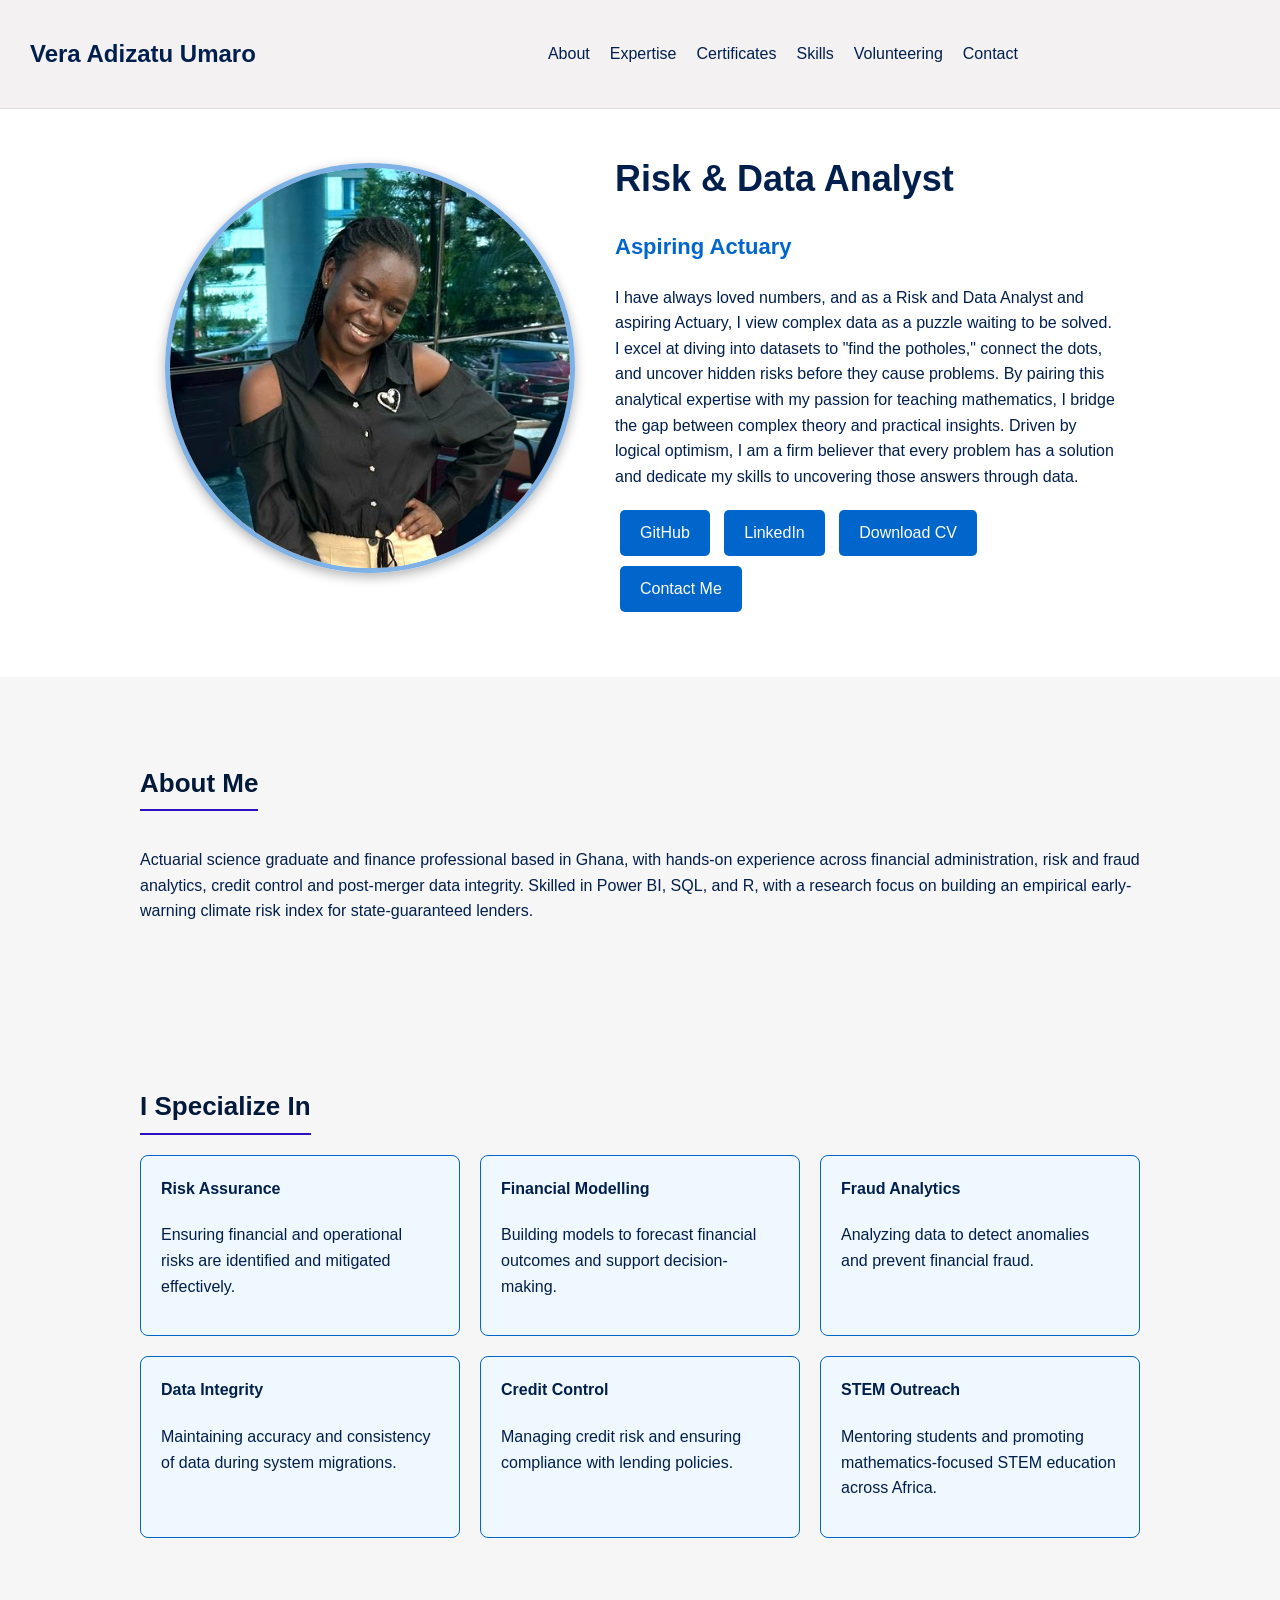
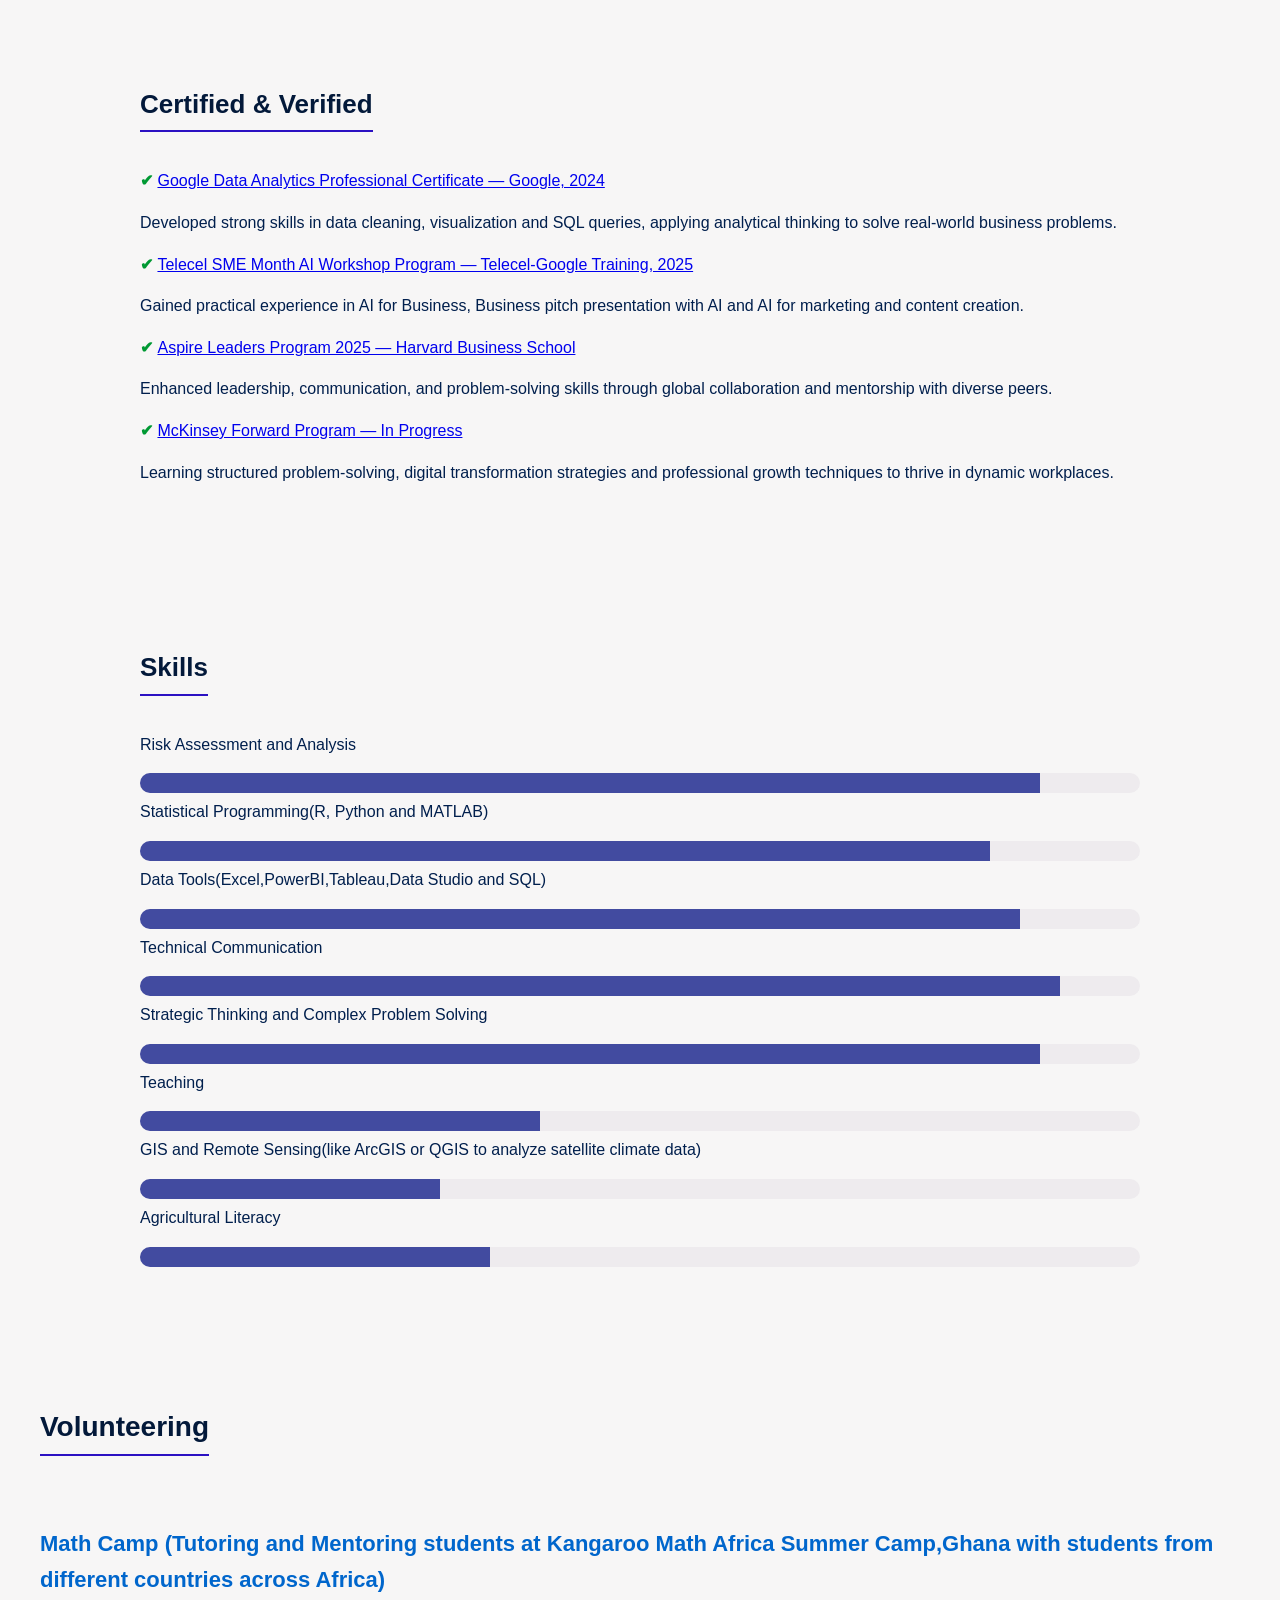
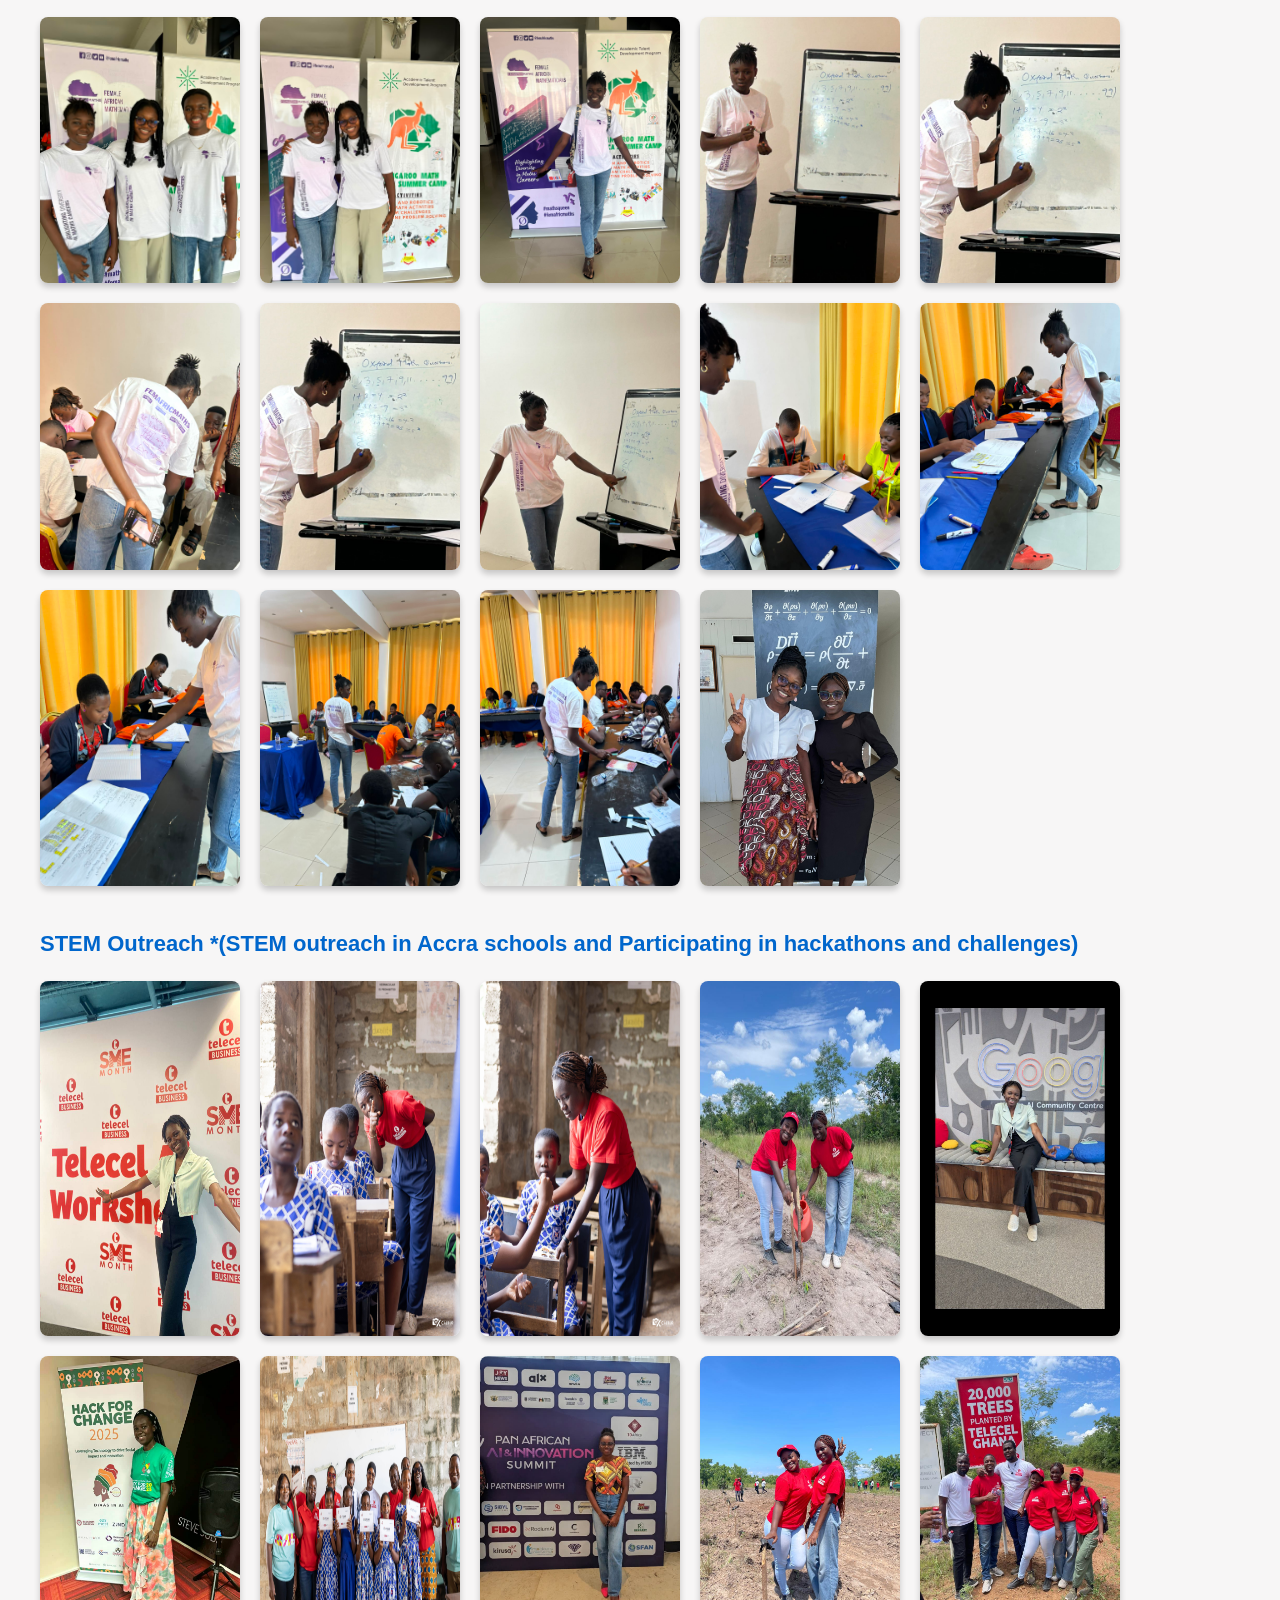
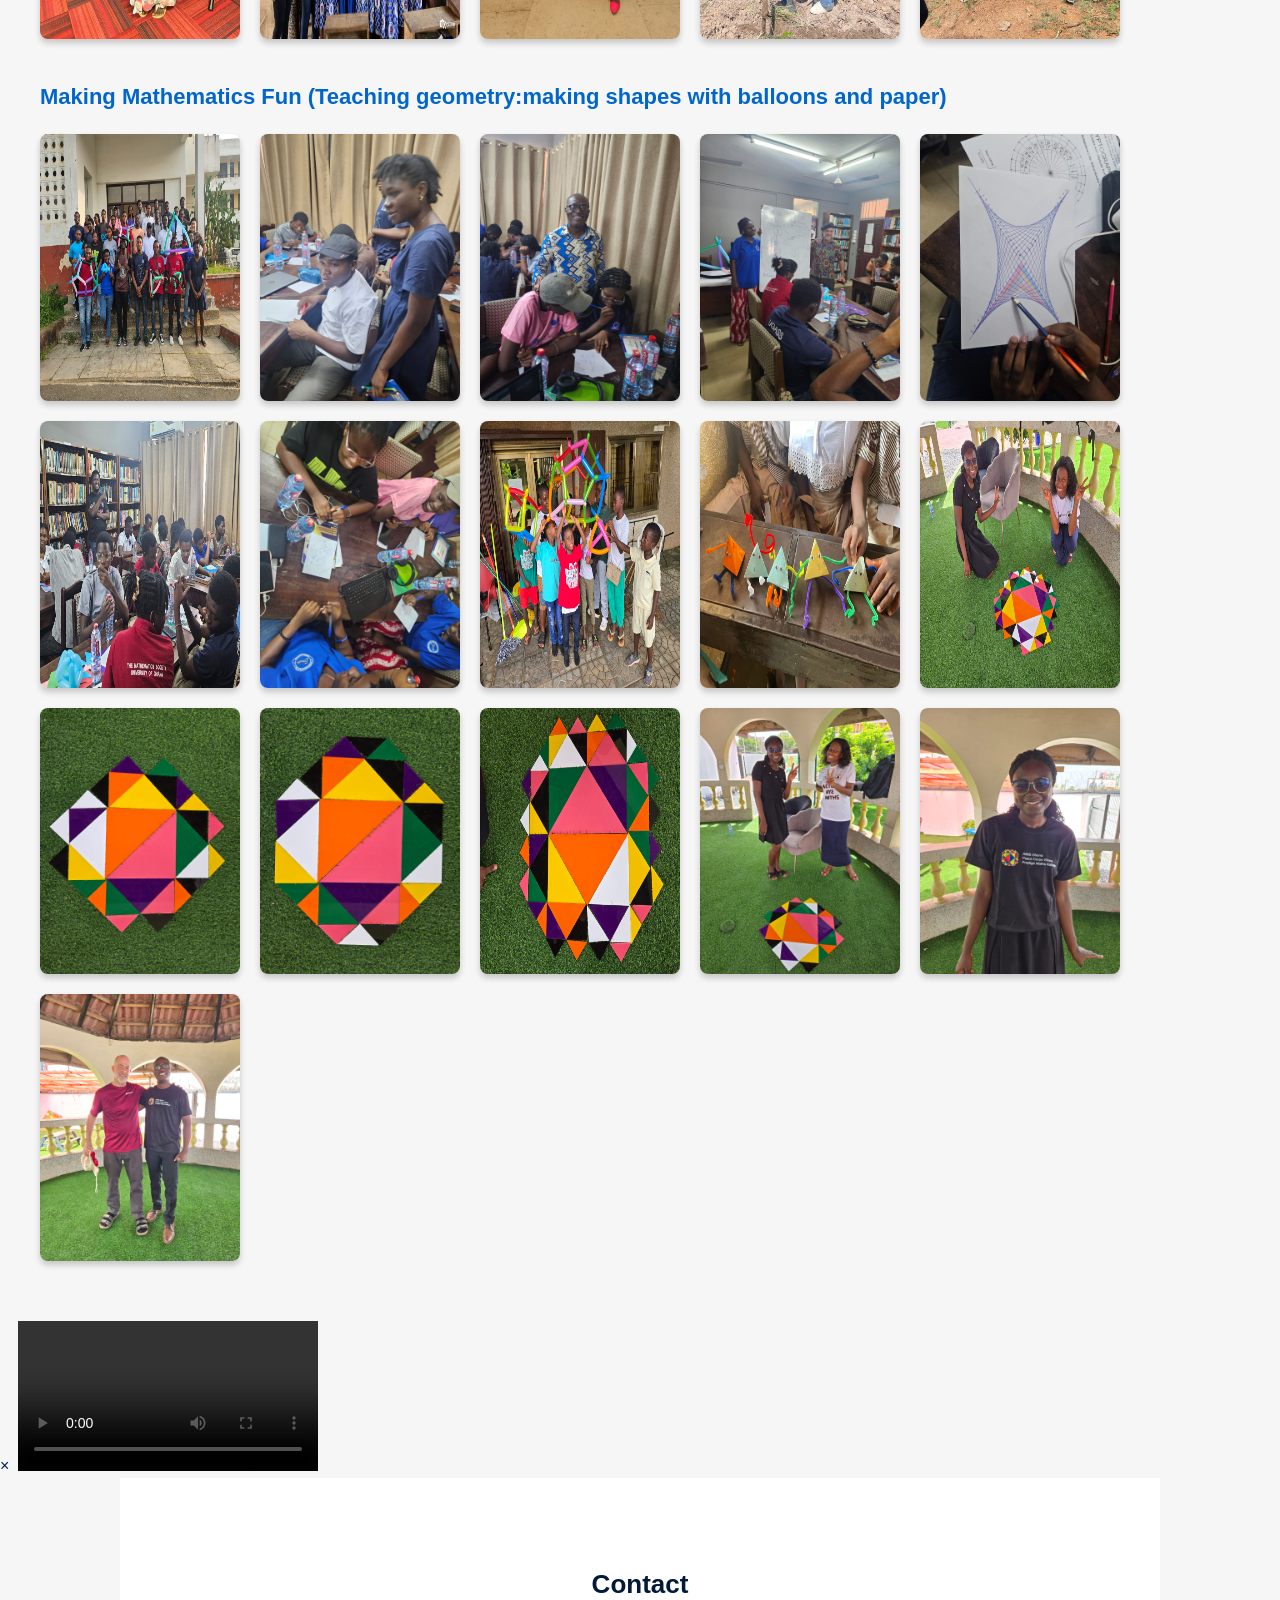
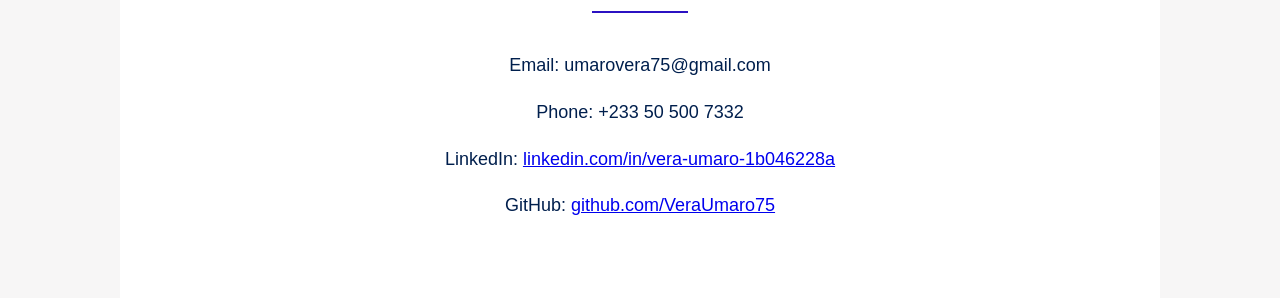
<file: index.html>
<!DOCTYPE html>
<html lang="en">
<head>
  <meta charset="UTF-8">
  <title>Vera's Portfolio</title>
  <style>
    body {
      font-family: 'Segoe UI', Arial, sans-serif;
      margin: 0;
      background: #f7f6f6; /* single background color */
      color: #001f4d;
      line-height: 1.6;
    }

    /* Navigation */
    nav {
      position: fixed;
      top: 0;
      width: 100%;
      background: #f3f1f1;
      color: #001f4d;
      padding: 15px 30px;
      display: flex;
      justify-content: space-between;
      align-items: center;
      z-index: 1000;
      border-bottom: 1px solid #ddd;
    }
    nav ul {
      list-style: none;
      display: flex;
      gap: 20px;
      margin: 0;
      padding: 0;
    }
    nav a {
      color: #001f4d;
      text-decoration: none;
      font-weight: 500;
    }

    /* Hero Section */
    .hero {
      display: flex;
      justify-content: center;
      align-items: center;
      gap: 40px;
      padding: 120px 20px 60px;
      background: hsl(0, 0%, 100%); /* same background color */
      color: #001f4d;
    }
    .hero-text { max-width: 500px; }
    .hero h2 { font-size: 36px; margin-bottom: 10px; }
    .hero h3 { font-size: 22px; margin-bottom: 20px; color: #0066cc; }
    .hero img {
      width: 220px; height: 220px;
      border-radius: 50%;
      border: 5px solid #0066cc;
    }
    .btn {
      background: #0066cc;
      color: white;
      padding: 10px 20px;
      text-decoration: none;
      border-radius: 5px;
      margin: 5px;
      display: inline-block;
    }
    /* Profile Photo */
.profile-photo {
  display: flex;
  justify-content: center;
  margin: 30px 0;
}

.profile-photo img {
  width: 400px;
  height: 400px;
  border: 5px solid #7eb2e6; /* bright blue border */
  box-shadow: 0 4px 12px rgba(0,0,0,0.3); /* subtle shadow */
  object-fit: cover;         /* ensures proper cropping */
}

    section {
      padding: 60px 20px;
      max-width: 1000px;
      margin: auto;
    }
    section h3 {
      font-size: 26px;
      margin-bottom: 20px;
      color: #03193a;
      border-bottom: 2px solid #2b11c2;
      display: inline-block;
      padding-bottom: 5px;
    }
    /* Expertise Grid */
    .expertise-grid {
      display: grid;
      grid-template-columns: repeat(auto-fit, minmax(250px, 1fr));
      gap: 20px;
    }
    .card {
      background: #f0f8ff;
      border: 1px solid #0066cc;
      border-radius: 8px;
      padding: 20px;
      text-align: left;
    }
    .card h4 { margin-top: 0; color: #001f4d; }
    .card a { color: #0066cc; text-decoration: none; }
    /* Certificates */
    .cert-list { list-style: none; padding: 0; }
    .cert-list li { margin-bottom: 10px; font-size: 16px; }
    .cert-list li::before {
      content: "✔ ";
      color: #009933;
      font-weight: bold;
    }
    /* Skills */
    .skill {
      margin-bottom: -10px;
    }

    .bar {
      background: #eeebeefa;
      border-radius: 50px;
      overflow: hidden;
    }

    .fill {
      background: #424ba0;
      height: 20px;
    }
    /* Volunteering Section */
#volunteering {
  padding: 60px 20px;
  max-width: 1200px;
  margin: auto;
}

#volunteering h3 {
  font-size: 28px;
  margin-bottom: 30px;
  color: #03193a;
  border-bottom: 2px solid #2b11c2;
  display: inline-block;
  padding-bottom: 5px;
}

#volunteering h4 {
  font-size: 22px;
  margin-top: 40px;
  margin-bottom: 20px;
  color: #0066cc;
}

/* Gallery layout */
.gallery {
  display: flex;
  flex-wrap: wrap;
  gap: 20px;
  justify-content: flex-start;
}

/* Images */
.gallery img {
  width: 200px;
  border-radius: 8px;
  box-shadow: 0 4px 6px rgba(0,0,0,0.2);
  transition: transform 0.3s ease;
}

.gallery img:hover {
  transform: scale(1.05);
}

/* Videos */
.gallery video {
  width: 320px;
  border-radius: 8px;
  box-shadow: 0 4px 6px rgba(0,0,0,0.2);
  margin: 10px 0;
}

/* Captions */
figcaption {
  text-align: center;
  margin-top: 8px;
  font-size: 14px;
  color: #333;
}

/* Responsive */
@media (max-width: 768px) {
  .gallery {
    flex-direction: column;
    align-items: center;
  }
  .gallery img, .gallery video {
    width: 90%;
    max-width: 400px;
  }
}

    /* Contact */
    #contact { background: #ffffff; color: #001f4d; text-align: center; }
    #contact p { font-size: 18px; }

    /* Responsive */
    @media (max-width: 768px) {
      .hero { flex-direction: column; }
      .hero img { margin-top: 20px; }
      .expertise-grid { grid-template-columns: 1fr; }
    }
  </style>
</head>
<body>

  <!-- Navigation -->
  <nav>
    <h1>Vera Adizatu Umaro</h1>
    <ul>
      <li><a href="#about">About</a></li>
      <li><a href="#expertise">Expertise</a></li>
      <li><a href="#certificates">Certificates</a></li>
      <li><a href="#skills">Skills</a></li>
      <li><a href="#volunteering">Volunteering</a></li>
      <li><a href="#contact">Contact</a></li>
     </ul>
    <div>   </div>
  </nav>

  <!-- Hero Section -->
  <header class="hero">
   <div class="profile-photo">
  <img src="images/profile.jpg" alt="Profile photo">
</div>
    <div class="hero-text">
      <h2>Risk & Data Analyst</h2>
      <h3>Aspiring Actuary</h3>
      <p>I have always loved numbers, and as a Risk and Data Analyst and aspiring Actuary, I view complex data as a puzzle waiting to be solved. I excel at diving into datasets to "find the potholes," connect the dots, and uncover hidden risks before they cause problems. By pairing this analytical expertise with my passion for teaching mathematics, I bridge the gap between complex theory and practical insights. Driven by logical optimism, I am a firm believer that every problem has a solution and dedicate my skills to uncovering those answers through data.</p>
      <div>
        <a href="https://github.com/VeraUmaro75/Vera-Umaro-Professional-Portfolio" class="btn">GitHub</a>
        <a href="https://www.linkedin.com/in/vera-umaro-1b046228a" class="btn">LinkedIn</a>
        <a href="Vera Adizatu Umaro_Cumulative Vitae.pdf" class="btn">Download CV</a>
        <a href="#contact" class="btn">Contact Me</a>
      </div>
    </div>
  </header>

  <!-- About Section -->
  <section id="about">
    <h3>About Me</h3>
    <p>Actuarial science graduate and finance professional based in Ghana, with hands-on experience across financial administration, risk and fraud analytics, credit control and post-merger data integrity. Skilled in Power BI, SQL, and R, with a research focus on building an empirical early-warning climate risk index for state-guaranteed lenders.</p>
  </section>
  <!-- Expertise Section -->
  <section id="expertise">
    <h3>I Specialize In</h3>
    <div class="expertise-grid">
      <div class="card"><h4>Risk Assurance</h4><p>Ensuring financial and operational risks are identified and mitigated effectively.</p><a href="#"></a></div>
      <div class="card"><h4>Financial Modelling</h4><p>Building models to forecast financial outcomes and support decision-making.</p><a href="#"></a></div>
      <div class="card"><h4>Fraud Analytics</h4><p>Analyzing data to detect anomalies and prevent financial fraud.</p><a href="#"></a></div>
      <div class="card"><h4>Data Integrity</h4><p>Maintaining accuracy and consistency of data during system migrations.</p><a href="#"></a></div>
      <div class="card"><h4>Credit Control</h4><p>Managing credit risk and ensuring compliance with lending policies.</p><a href="#"></a></div>
      <div class="card"><h4>STEM Outreach</h4><p>Mentoring students and promoting mathematics-focused STEM education across Africa.</p><a href="#"></a></div>
    </div>
  </section>
  <!-- Certificates Section -->
<section id="certificates">
  <h3>Certified & Verified</h3>
  <ul class="cert-list">
    <li>
      <a href="certificates/google-data-analytics.pdf" target="_blank">
        Google Data Analytics Professional Certificate — Google, 2024
      </a>
      <p class="cert-summary">Developed strong skills in data cleaning, visualization and SQL queries, applying analytical thinking to solve real-world business problems.</p>
    </li>
    <li>
      <a href="certificates/Telecel SME-AI-Workspace.pdf" target="_blank">
        Telecel SME Month AI Workshop Program — Telecel-Google Training, 2025
      </a>
      <p class="cert-summary">Gained practical experience in AI for Business, Business pitch presentation with AI and AI for marketing and content creation.</p>
    </li>
    <li>
      <a href="certificates/aspire-leaders.pdf" target="_blank">
        Aspire Leaders Program 2025 — Harvard Business School
      </a>
      <p class="cert-summary">Enhanced leadership, communication, and problem-solving skills through global collaboration and mentorship with diverse peers.</p>
    </li>
    <li>
      <a href="certificates/mckinsey-forward.jpg" target="_blank">
        McKinsey Forward Program — In Progress
      </a>
      <p class="cert-summary">Learning structured problem-solving, digital transformation strategies and professional growth techniques to thrive in dynamic workplaces.</p>
    </li>
  </ul>
</section>
 <!-- Skills Section -->
  <section id="skills">
    <h3>Skills</h3>
    <div class="skill"><p>Risk Assessment and Analysis</p><div class="bar"><div class="fill" style="width:90%"></div></div></div>
    <div class="skill"><p>Statistical Programming(R, Python and MATLAB)</p><div class="bar"><div class="fill" style="width:85%"></div></div></div>
    <div class="skill"><p>Data Tools(Excel,PowerBI,Tableau,Data Studio and SQL)</p><div class="bar"><div class="fill" style="width:88%"></div></div></div>
    <div class="skill"><p>Technical Communication</p><div class="bar"><div class="fill" style="width:92%"></div></div></div>
    <div class="skill"><p>Strategic Thinking and Complex Problem Solving</p><div class="bar"><div class="fill" style="width:90%"></div></div></div>
    <div class="skill"><p>Teaching</p><div class="bar"><div class="fill" style="width:40%"></div></div></div>
    <div class="skill"><p>GIS and Remote Sensing(like ArcGIS or QGIS to analyze satellite climate data)</p><div class="bar"><div class="fill" style="width:30%"></div></div></div>
    <div class="skill"><p>Agricultural Literacy</p><div class="bar"><div class="fill" style="width:35%"></div></div></div>
    </section>
  <!-- Volunteering Section -->
<section id="volunteering">
  <h3>Volunteering</h3>

  <!-- Math Camp -->
  <h4>Math Camp (Tutoring and Mentoring students at Kangaroo Math Africa Summer Camp,Ghana with students from different countries across Africa)</h4>
  <div class="gallery">
    <img src="images/math-camp/math1.jpg" alt="Math Camp 1">
    <img src="images/math-camp/math2.jpg" alt="Math Camp 2">
    <img src="images/math-camp/math3.jpg" alt="Math Camp 3">
    <img src="images/math-camp/math4.jpg" alt="Math Camp 4">
    <img src="images/math-camp/math5.jpg" alt="Math Camp 5">
    <img src="images/math-camp/math6.jpg" alt="Math Camp 6">
    <img src="images/math-camp/math7.jpg" alt="Math Camp 7">
    <img src="images/math-camp/math8.jpg" alt="Math Camp 8">
    <img src="images/math-camp/math9.jpg" alt="Math Camp 9">
    <img src="images/math-camp/math10.jpg" alt="Math Camp 10">
    <img src="images/math-camp/math11.jpg" alt="Math Camp 11">
    <img src="images/math-camp/math12.jpg" alt="Math Camp 12">
    <img src="images/math-camp/math13.jpg" alt="Math Camp 13">
    <img src="images/math-camp/math14.jpg" alt="Math Camp 14">
  </div>

  <!-- STEM Outreach -->
  <h4>STEM Outreach *(STEM outreach in Accra schools and Participating in hackathons and challenges)</h4>
  <div class="gallery">
    <img src="images/stem-outreach/stem1.jpg" alt="STEM Outreach 1">
    <img src="images/stem-outreach/stem2.jpg" alt="STEM Outreach 2">
    <img src="images/stem-outreach/stem3.jpg" alt="STEM Outreach 3">
    <img src="images/stem-outreach/stem4.jpg" alt="STEM Outreach 4">
    <img src="images/stem-outreach/stem5.jpg" alt="STEM Outreach 5">
    <img src="images/stem-outreach/stem6.jpg" alt="STEM Outreach 6">
    <img src="images/stem-outreach/stem7.jpg" alt="STEM Outreach 7">
    <img src="images/stem-outreach/stem8.jpeg" alt="STEM Outreach 8">
    <img src="images/stem-outreach/stem9.jpg" alt="STEM Outreach 9">
    <img src="images/stem-outreach/stem10.jpg" alt="STEM Outreach 9">
  </div>

  <!-- Making Mathematics Fun -->
  <h4>Making Mathematics Fun (Teaching geometry:making shapes with balloons and paper)</h4>
  <div class="gallery">
    <img src="images/Making Mathematics Fun/math fun1.jpg" alt="Math Fun 1">
    <img src="images/Making Mathematics Fun/math fun2.jpg" alt="Math Fun 2">
    <img src="images/Making Mathematics Fun/math fun3.jpg" alt="Math Fun 3">
    <img src="images/Making Mathematics Fun/math fun4.jpg" alt="Math Fun 4">
    <img src="images/Making Mathematics Fun/math fun5.jpg" alt="Math Fun 5">
    <img src="images/Making Mathematics Fun/math fun6.jpg" alt="Math Fun 6">
    <img src="images/Making Mathematics Fun/math fun7.jpg" alt="Math Fun 7">
    <img src="images/Making Mathematics Fun/math fun8.jpg" alt="Math Fun 8">
    <img src="images/Making Mathematics Fun/math fun9.jpg" alt="Math Fun 9">
    <img src="images/Making Mathematics Fun/math fun10.jpg" alt="Math Fun 10">
    <img src="images/Making Mathematics Fun/math fun11.jpg" alt="Math Fun 11">
    <img src="images/Making Mathematics Fun/math fun12.jpg" alt="Math Fun 12">
    <img src="images/Making Mathematics Fun/math fun13.jpg" alt="Math Fun 13">
    <img src="images/Making Mathematics Fun/math fun14.jpg" alt="Math Fun 14">
    <img src="images/Making Mathematics Fun/math fun15.jpg" alt="Math Fun 15">
    <img src="images/Making Mathematics Fun/math fun16.jpg" alt="Math Fun 16">
  </div>
</section>
<!-- Modal (hidden by default) -->
<div id="lightbox" class="lightbox">
  <span class="close">&times;</span>
  <img class="lightbox-content" id="lightbox-img">
  <video class="lightbox-content" id="lightbox-video" controls></video>
</div>

  <!-- Contact Section -->
  <section id="contact">
    <h3>Contact</h3>
    <p>Email: umarovera75@gmail.com</p>
    <p>Phone: +233 50 500 7332</p>
    <p>LinkedIn: <a href="https://www.linkedin.com/in/vera-umaro-1b046228a">linkedin.com/in/vera-umaro-1b046228a</a></p>
    <p>GitHub: <a href="https://github.com/VeraUmaro75/Vera-Umaro-Professional-Portfolio">github.com/VeraUmaro75</a></p>
  </section>

    

</body>
</html>
</file>
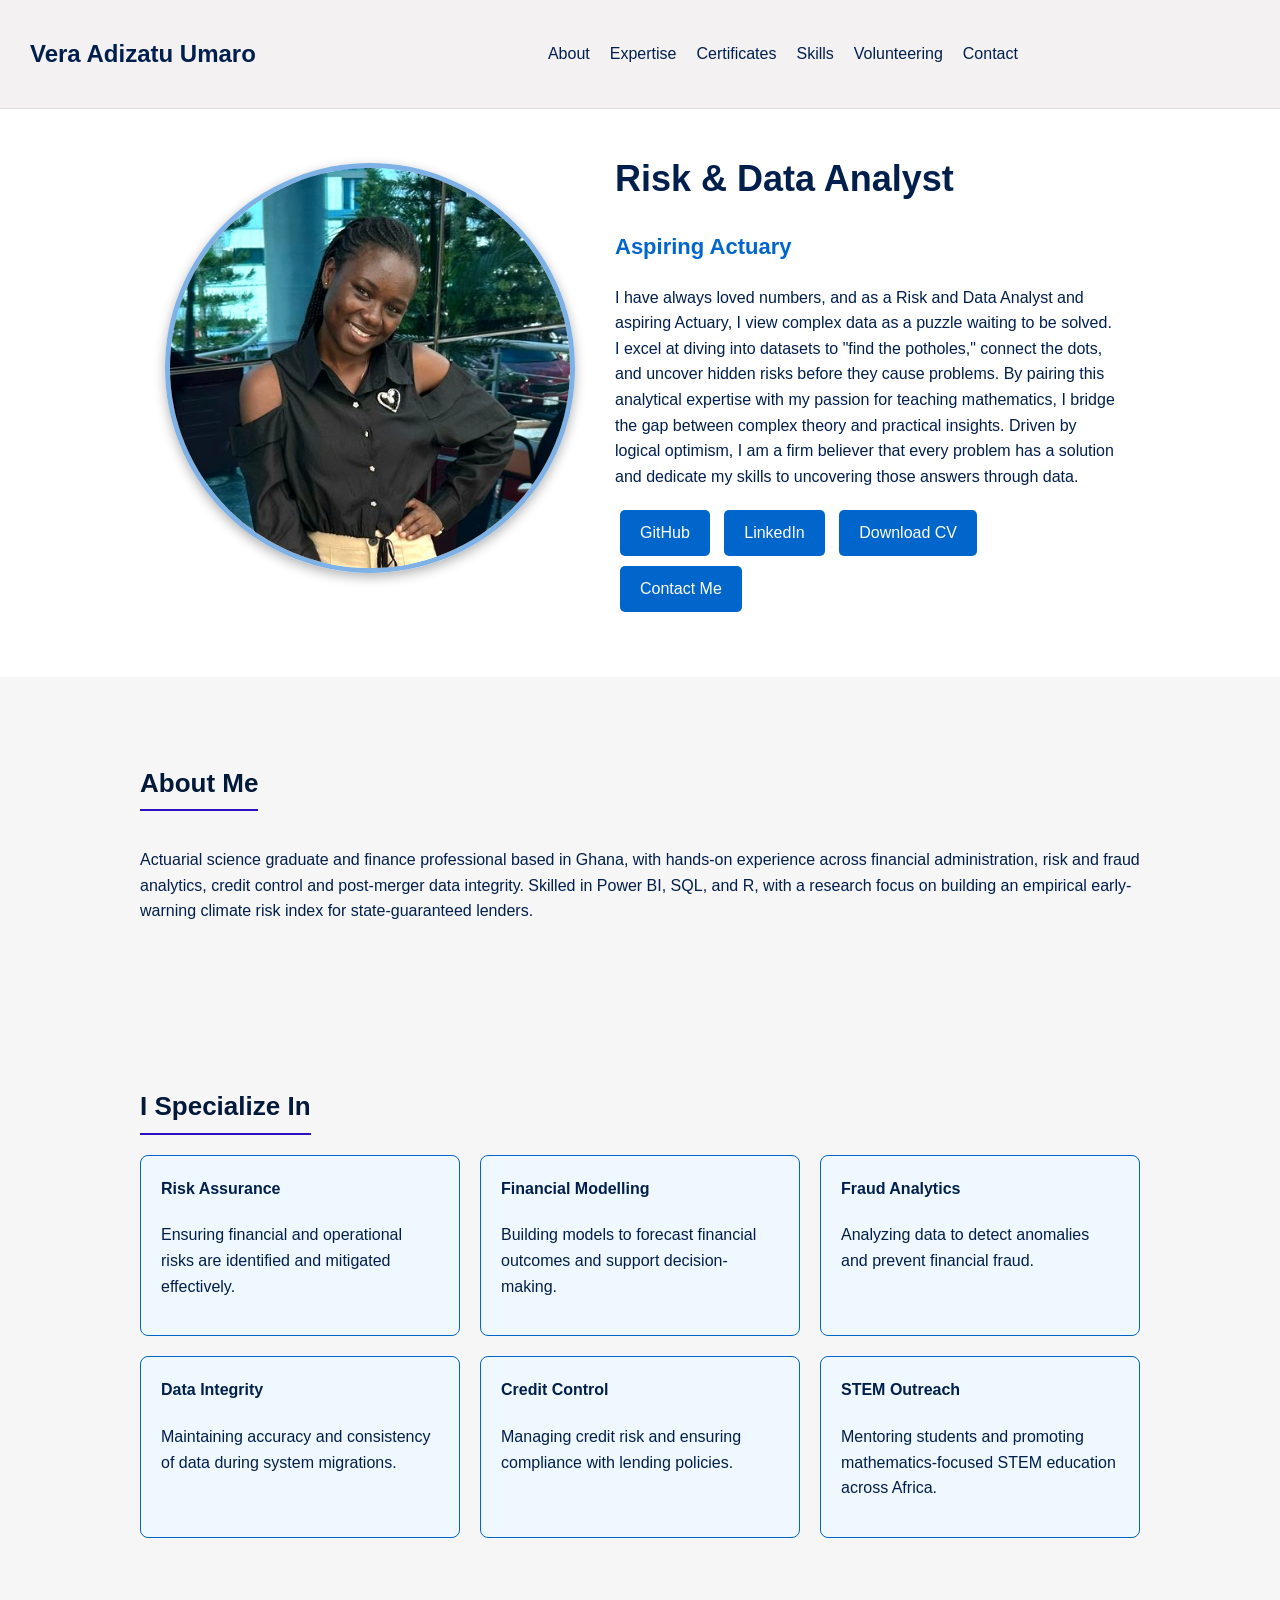
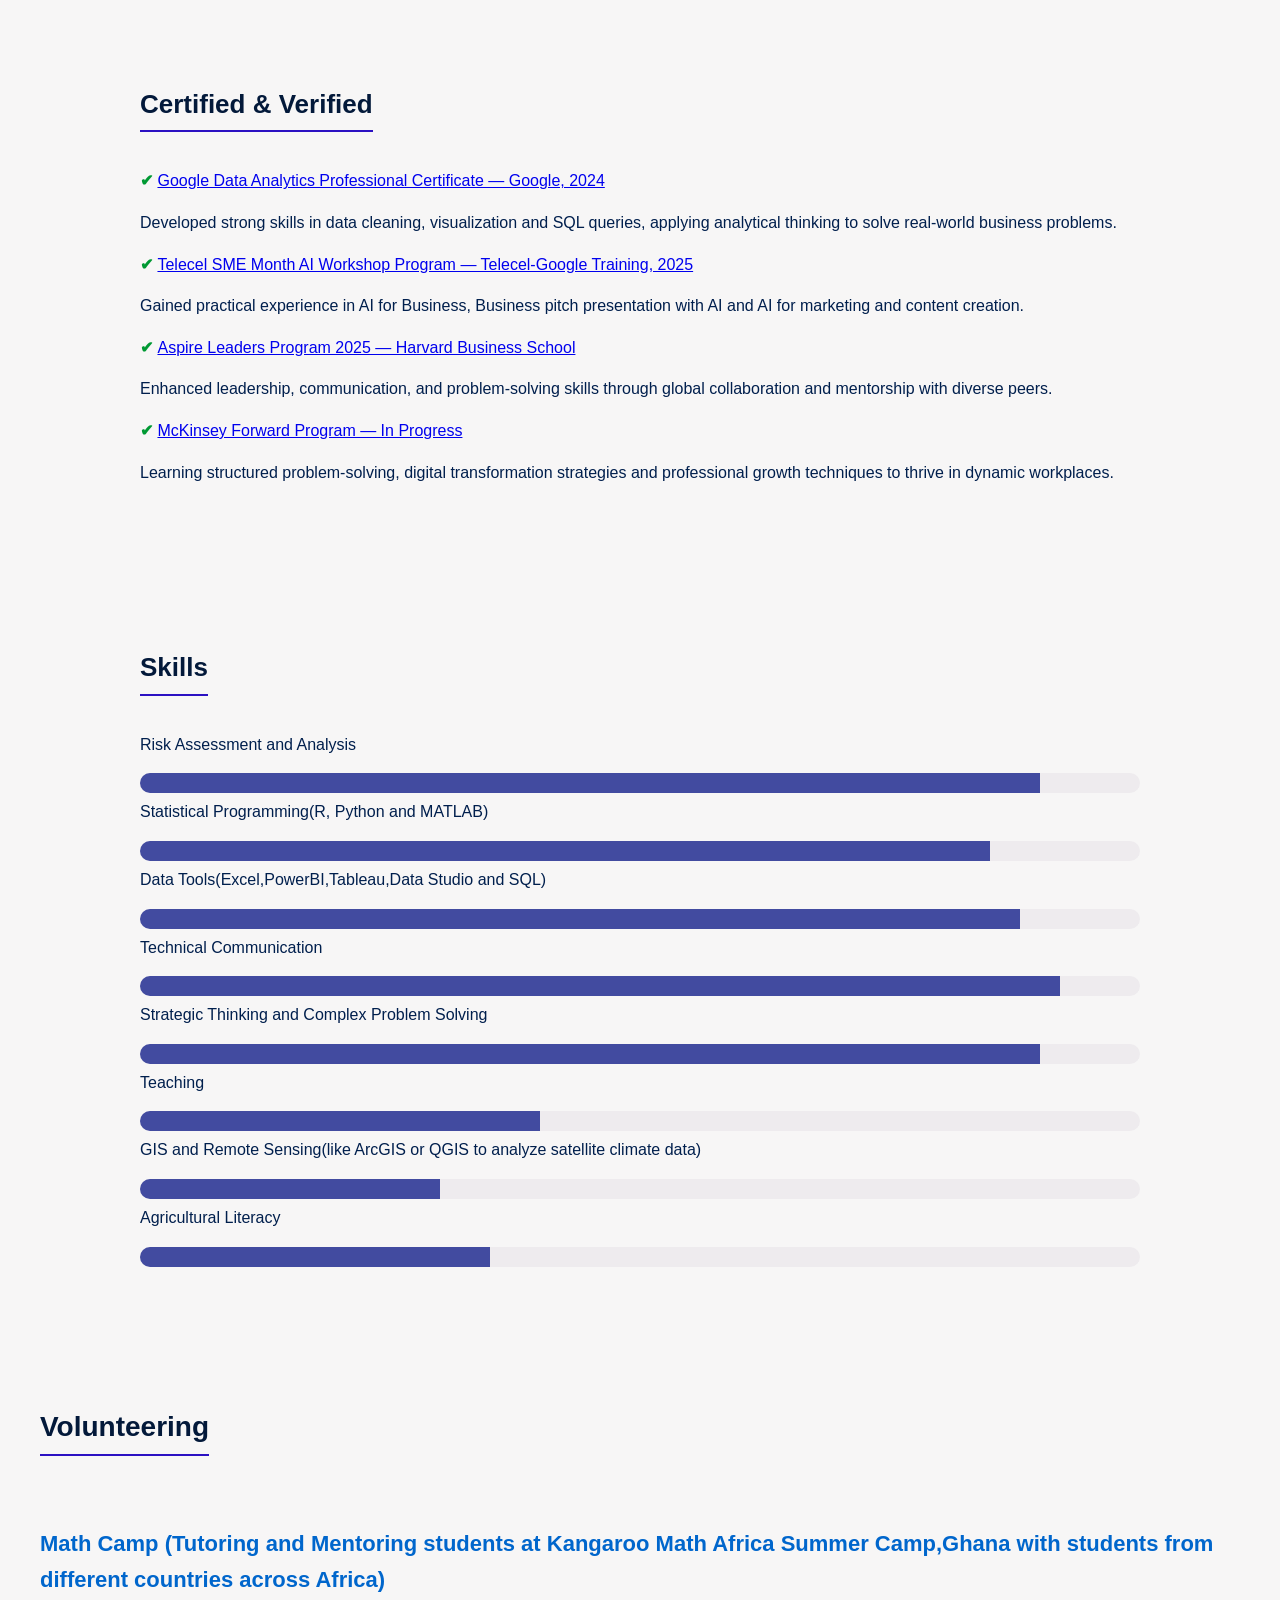
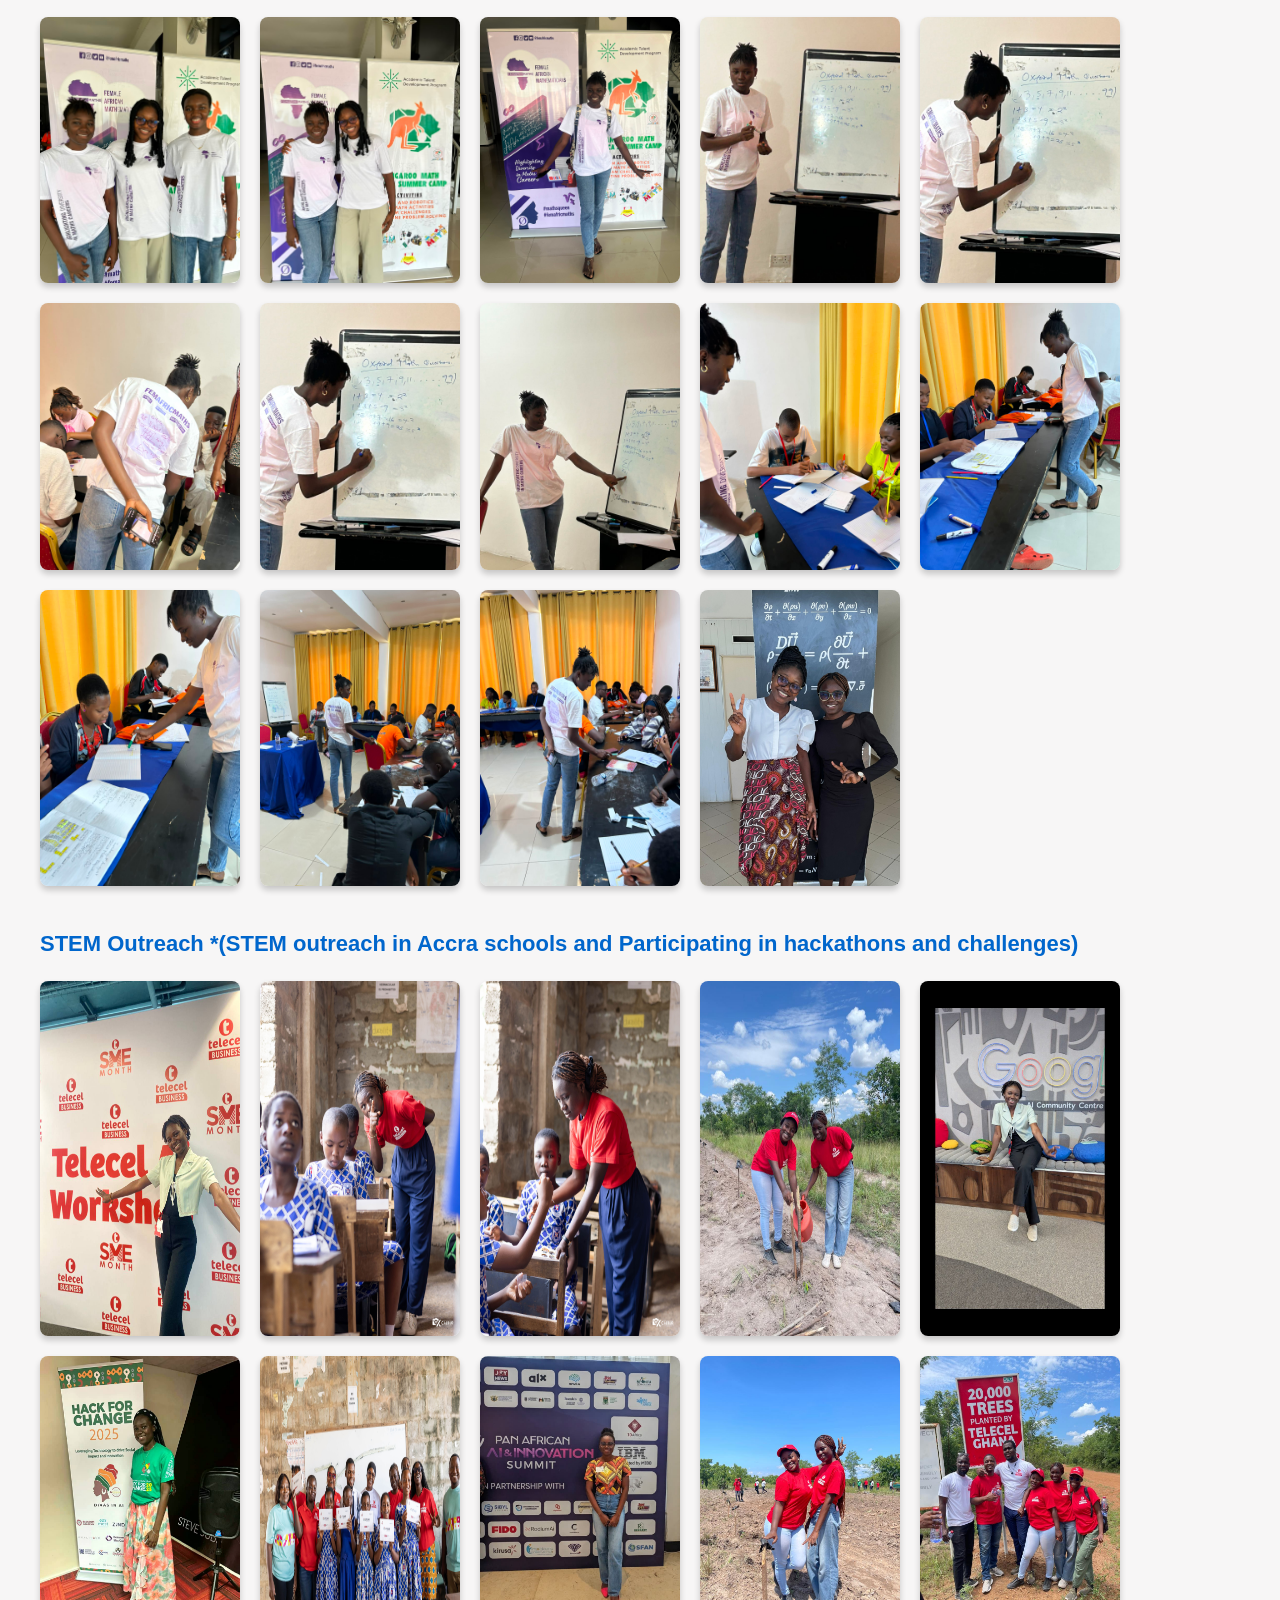
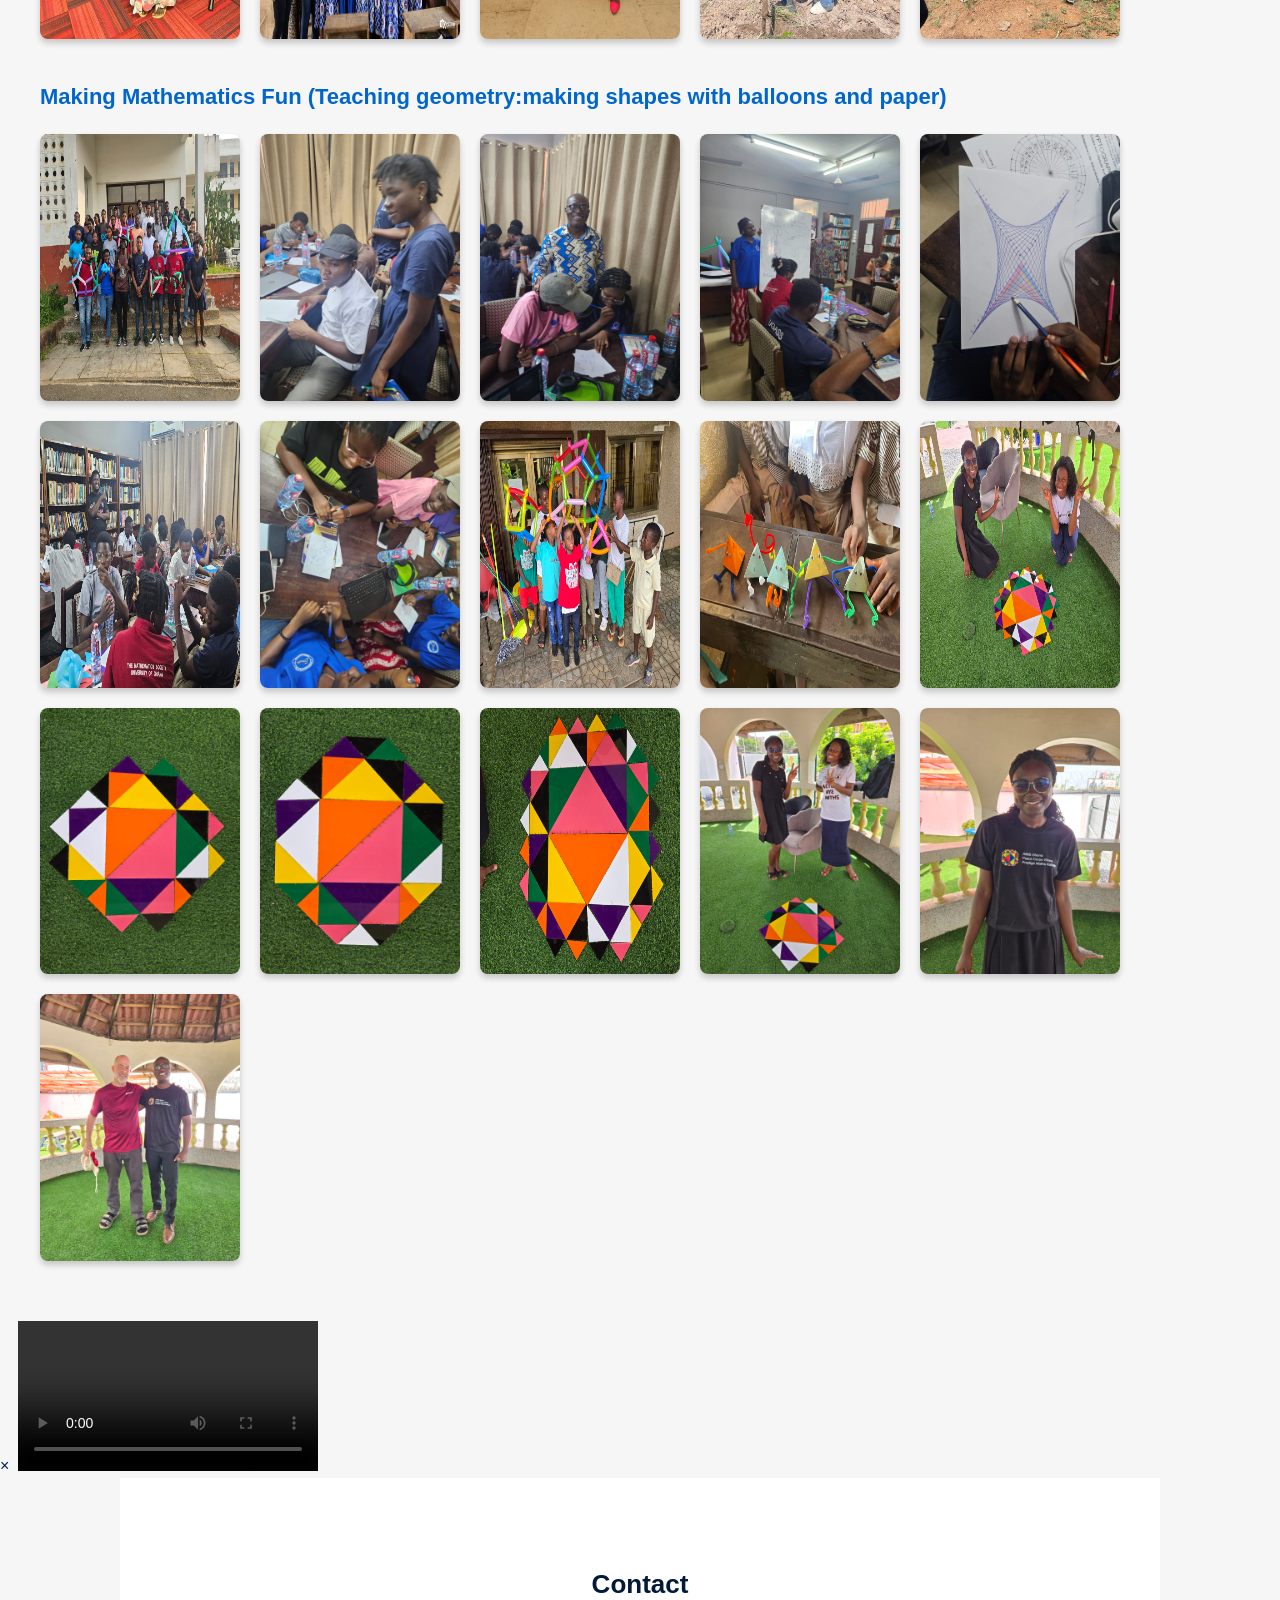
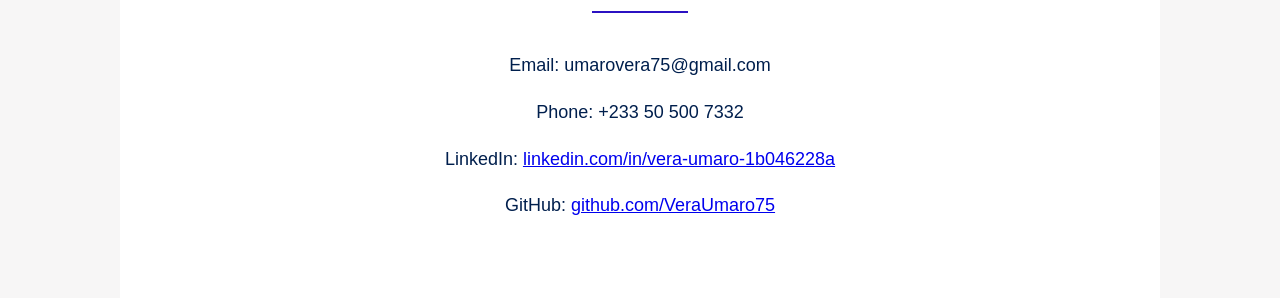
<file: home.html>
<!DOCTYPE html>
<html lang="en">
<head>
  <meta charset="UTF-8">
  <title>Vera's Portfolio</title>
  <style>
    body {
      font-family: 'Segoe UI', Arial, sans-serif;
      margin: 0;
      background: #f7f6f6; /* single background color */
      color: #001f4d;
      line-height: 1.6;
    }

    /* Navigation */
    nav {
      position: fixed;
      top: 0;
      width: 100%;
      background: #f3f1f1;
      color: #001f4d;
      padding: 15px 30px;
      display: flex;
      justify-content: space-between;
      align-items: center;
      z-index: 1000;
      border-bottom: 1px solid #ddd;
    }
    nav ul {
      list-style: none;
      display: flex;
      gap: 20px;
      margin: 0;
      padding: 0;
    }
    nav a {
      color: #001f4d;
      text-decoration: none;
      font-weight: 500;
    }

    /* Hero Section */
    .hero {
      display: flex;
      justify-content: center;
      align-items: center;
      gap: 40px;
      padding: 120px 20px 60px;
      background: hsl(0, 0%, 100%); /* same background color */
      color: #001f4d;
    }
    .hero-text { max-width: 500px; }
    .hero h2 { font-size: 36px; margin-bottom: 10px; }
    .hero h3 { font-size: 22px; margin-bottom: 20px; color: #0066cc; }
    .hero img {
      width: 220px; height: 220px;
      border-radius: 50%;
      border: 5px solid #0066cc;
    }
    .btn {
      background: #0066cc;
      color: white;
      padding: 10px 20px;
      text-decoration: none;
      border-radius: 5px;
      margin: 5px;
      display: inline-block;
    }
    /* Profile Photo */
.profile-photo {
  display: flex;
  justify-content: center;
  margin: 30px 0;
}

.profile-photo img {
  width: 400px;
  height: 400px;
  border: 5px solid #7eb2e6; /* bright blue border */
  box-shadow: 0 4px 12px rgba(0,0,0,0.3); /* subtle shadow */
  object-fit: cover;         /* ensures proper cropping */
}

    section {
      padding: 60px 20px;
      max-width: 1000px;
      margin: auto;
    }
    section h3 {
      font-size: 26px;
      margin-bottom: 20px;
      color: #03193a;
      border-bottom: 2px solid #2b11c2;
      display: inline-block;
      padding-bottom: 5px;
    }
    /* Expertise Grid */
    .expertise-grid {
      display: grid;
      grid-template-columns: repeat(auto-fit, minmax(250px, 1fr));
      gap: 20px;
    }
    .card {
      background: #f0f8ff;
      border: 1px solid #0066cc;
      border-radius: 8px;
      padding: 20px;
      text-align: left;
    }
    .card h4 { margin-top: 0; color: #001f4d; }
    .card a { color: #0066cc; text-decoration: none; }
    /* Certificates */
    .cert-list { list-style: none; padding: 0; }
    .cert-list li { margin-bottom: 10px; font-size: 16px; }
    .cert-list li::before {
      content: "✔ ";
      color: #009933;
      font-weight: bold;
    }
    /* Skills */
    .skill {
      margin-bottom: -10px;
    }

    .bar {
      background: #eeebeefa;
      border-radius: 50px;
      overflow: hidden;
    }

    .fill {
      background: #424ba0;
      height: 20px;
    }
    /* Volunteering Section */
#volunteering {
  padding: 60px 20px;
  max-width: 1200px;
  margin: auto;
}

#volunteering h3 {
  font-size: 28px;
  margin-bottom: 30px;
  color: #03193a;
  border-bottom: 2px solid #2b11c2;
  display: inline-block;
  padding-bottom: 5px;
}

#volunteering h4 {
  font-size: 22px;
  margin-top: 40px;
  margin-bottom: 20px;
  color: #0066cc;
}

/* Gallery layout */
.gallery {
  display: flex;
  flex-wrap: wrap;
  gap: 20px;
  justify-content: flex-start;
}

/* Images */
.gallery img {
  width: 200px;
  border-radius: 8px;
  box-shadow: 0 4px 6px rgba(0,0,0,0.2);
  transition: transform 0.3s ease;
}

.gallery img:hover {
  transform: scale(1.05);
}

/* Videos */
.gallery video {
  width: 320px;
  border-radius: 8px;
  box-shadow: 0 4px 6px rgba(0,0,0,0.2);
  margin: 10px 0;
}

/* Captions */
figcaption {
  text-align: center;
  margin-top: 8px;
  font-size: 14px;
  color: #333;
}

/* Responsive */
@media (max-width: 768px) {
  .gallery {
    flex-direction: column;
    align-items: center;
  }
  .gallery img, .gallery video {
    width: 90%;
    max-width: 400px;
  }
}

    /* Contact */
    #contact { background: #ffffff; color: #001f4d; text-align: center; }
    #contact p { font-size: 18px; }

    /* Responsive */
    @media (max-width: 768px) {
      .hero { flex-direction: column; }
      .hero img { margin-top: 20px; }
      .expertise-grid { grid-template-columns: 1fr; }
    }
  </style>
</head>
<body>

  <!-- Navigation -->
  <nav>
    <h1>Vera Adizatu Umaro</h1>
    <ul>
      <li><a href="#about">About</a></li>
      <li><a href="#expertise">Expertise</a></li>
      <li><a href="#certificates">Certificates</a></li>
      <li><a href="#skills">Skills</a></li>
      <li><a href="#volunteering">Volunteering</a></li>
      <li><a href="#contact">Contact</a></li>
     </ul>
    <div>   </div>
  </nav>

  <!-- Hero Section -->
  <header class="hero">
   <div class="profile-photo">
  <img src="images/profile.jpg" alt="Profile photo">
</div>
    <div class="hero-text">
      <h2>Risk & Data Analyst</h2>
      <h3>Aspiring Actuary</h3>
      <p>I have always loved numbers, and as a Risk and Data Analyst and aspiring Actuary, I view complex data as a puzzle waiting to be solved. I excel at diving into datasets to "find the potholes," connect the dots, and uncover hidden risks before they cause problems. By pairing this analytical expertise with my passion for teaching mathematics, I bridge the gap between complex theory and practical insights. Driven by logical optimism, I am a firm believer that every problem has a solution and dedicate my skills to uncovering those answers through data.</p>
      <div>
        <a href="https://github.com/VeraUmaro75/Vera-Umaro-Professional-Portfolio" class="btn">GitHub</a>
        <a href="https://www.linkedin.com/in/vera-umaro-1b046228a" class="btn">LinkedIn</a>
        <a href="Vera Adizatu Umaro_Cumulative Vitae.pdf" class="btn">Download CV</a>
        <a href="#contact" class="btn">Contact Me</a>
      </div>
    </div>
  </header>

  <!-- About Section -->
  <section id="about">
    <h3>About Me</h3>
    <p>Actuarial science graduate and finance professional based in Ghana, with hands-on experience across financial administration, risk and fraud analytics, credit control and post-merger data integrity. Skilled in Power BI, SQL, and R, with a research focus on building an empirical early-warning climate risk index for state-guaranteed lenders.</p>
  </section>
  <!-- Expertise Section -->
  <section id="expertise">
    <h3>I Specialize In</h3>
    <div class="expertise-grid">
      <div class="card"><h4>Risk Assurance</h4><p>Ensuring financial and operational risks are identified and mitigated effectively.</p><a href="#"></a></div>
      <div class="card"><h4>Financial Modelling</h4><p>Building models to forecast financial outcomes and support decision-making.</p><a href="#"></a></div>
      <div class="card"><h4>Fraud Analytics</h4><p>Analyzing data to detect anomalies and prevent financial fraud.</p><a href="#"></a></div>
      <div class="card"><h4>Data Integrity</h4><p>Maintaining accuracy and consistency of data during system migrations.</p><a href="#"></a></div>
      <div class="card"><h4>Credit Control</h4><p>Managing credit risk and ensuring compliance with lending policies.</p><a href="#"></a></div>
      <div class="card"><h4>STEM Outreach</h4><p>Mentoring students and promoting mathematics-focused STEM education across Africa.</p><a href="#"></a></div>
    </div>
  </section>
  <!-- Certificates Section -->
<section id="certificates">
  <h3>Certified & Verified</h3>
  <ul class="cert-list">
    <li>
      <a href="certificates/google-data-analytics.pdf" target="_blank">
        Google Data Analytics Professional Certificate — Google, 2024
      </a>
      <p class="cert-summary">Developed strong skills in data cleaning, visualization and SQL queries, applying analytical thinking to solve real-world business problems.</p>
    </li>
    <li>
      <a href="certificates/Telecel SME-AI-Workspace.pdf" target="_blank">
        Telecel SME Month AI Workshop Program — Telecel-Google Training, 2025
      </a>
      <p class="cert-summary">Gained practical experience in AI for Business, Business pitch presentation with AI and AI for marketing and content creation.</p>
    </li>
    <li>
      <a href="certificates/aspire-leaders.pdf" target="_blank">
        Aspire Leaders Program 2025 — Harvard Business School
      </a>
      <p class="cert-summary">Enhanced leadership, communication, and problem-solving skills through global collaboration and mentorship with diverse peers.</p>
    </li>
    <li>
      <a href="certificates/mckinsey-forward.jpg" target="_blank">
        McKinsey Forward Program — In Progress
      </a>
      <p class="cert-summary">Learning structured problem-solving, digital transformation strategies and professional growth techniques to thrive in dynamic workplaces.</p>
    </li>
  </ul>
</section>
 <!-- Skills Section -->
  <section id="skills">
    <h3>Skills</h3>
    <div class="skill"><p>Risk Assessment and Analysis</p><div class="bar"><div class="fill" style="width:90%"></div></div></div>
    <div class="skill"><p>Statistical Programming(R, Python and MATLAB)</p><div class="bar"><div class="fill" style="width:85%"></div></div></div>
    <div class="skill"><p>Data Tools(Excel,PowerBI,Tableau,Data Studio and SQL)</p><div class="bar"><div class="fill" style="width:88%"></div></div></div>
    <div class="skill"><p>Technical Communication</p><div class="bar"><div class="fill" style="width:92%"></div></div></div>
    <div class="skill"><p>Strategic Thinking and Complex Problem Solving</p><div class="bar"><div class="fill" style="width:90%"></div></div></div>
    <div class="skill"><p>Teaching</p><div class="bar"><div class="fill" style="width:40%"></div></div></div>
    <div class="skill"><p>GIS and Remote Sensing(like ArcGIS or QGIS to analyze satellite climate data)</p><div class="bar"><div class="fill" style="width:30%"></div></div></div>
    <div class="skill"><p>Agricultural Literacy</p><div class="bar"><div class="fill" style="width:35%"></div></div></div>
    </section>
  <!-- Volunteering Section -->
<section id="volunteering">
  <h3>Volunteering</h3>

  <!-- Math Camp -->
  <h4>Math Camp (Tutoring and Mentoring students at Kangaroo Math Africa Summer Camp,Ghana with students from different countries across Africa)</h4>
  <div class="gallery">
    <img src="images/math-camp/math1.jpg" alt="Math Camp 1">
    <img src="images/math-camp/math2.jpg" alt="Math Camp 2">
    <img src="images/math-camp/math3.jpg" alt="Math Camp 3">
    <img src="images/math-camp/math4.jpg" alt="Math Camp 4">
    <img src="images/math-camp/math5.jpg" alt="Math Camp 5">
    <img src="images/math-camp/math6.jpg" alt="Math Camp 6">
    <img src="images/math-camp/math7.jpg" alt="Math Camp 7">
    <img src="images/math-camp/math8.jpg" alt="Math Camp 8">
    <img src="images/math-camp/math9.jpg" alt="Math Camp 9">
    <img src="images/math-camp/math10.jpg" alt="Math Camp 10">
    <img src="images/math-camp/math11.jpg" alt="Math Camp 11">
    <img src="images/math-camp/math12.jpg" alt="Math Camp 12">
    <img src="images/math-camp/math13.jpg" alt="Math Camp 13">
    <img src="images/math-camp/math14.jpg" alt="Math Camp 14">
  </div>

  <!-- STEM Outreach -->
  <h4>STEM Outreach *(STEM outreach in Accra schools and Participating in hackathons and challenges)</h4>
  <div class="gallery">
    <img src="images/stem-outreach/stem1.jpg" alt="STEM Outreach 1">
    <img src="images/stem-outreach/stem2.jpg" alt="STEM Outreach 2">
    <img src="images/stem-outreach/stem3.jpg" alt="STEM Outreach 3">
    <img src="images/stem-outreach/stem4.jpg" alt="STEM Outreach 4">
    <img src="images/stem-outreach/stem5.jpg" alt="STEM Outreach 5">
    <img src="images/stem-outreach/stem6.jpg" alt="STEM Outreach 6">
    <img src="images/stem-outreach/stem7.jpg" alt="STEM Outreach 7">
    <img src="images/stem-outreach/stem8.jpeg" alt="STEM Outreach 8">
    <img src="images/stem-outreach/stem9.jpg" alt="STEM Outreach 9">
    <img src="images/stem-outreach/stem10.jpg" alt="STEM Outreach 9">
  </div>

  <!-- Making Mathematics Fun -->
  <h4>Making Mathematics Fun (Teaching geometry:making shapes with balloons and paper)</h4>
  <div class="gallery">
    <img src="images/Making Mathematics Fun/math fun1.jpg" alt="Math Fun 1">
    <img src="images/Making Mathematics Fun/math fun2.jpg" alt="Math Fun 2">
    <img src="images/Making Mathematics Fun/math fun3.jpg" alt="Math Fun 3">
    <img src="images/Making Mathematics Fun/math fun4.jpg" alt="Math Fun 4">
    <img src="images/Making Mathematics Fun/math fun5.jpg" alt="Math Fun 5">
    <img src="images/Making Mathematics Fun/math fun6.jpg" alt="Math Fun 6">
    <img src="images/Making Mathematics Fun/math fun7.jpg" alt="Math Fun 7">
    <img src="images/Making Mathematics Fun/math fun8.jpg" alt="Math Fun 8">
    <img src="images/Making Mathematics Fun/math fun9.jpg" alt="Math Fun 9">
    <img src="images/Making Mathematics Fun/math fun10.jpg" alt="Math Fun 10">
    <img src="images/Making Mathematics Fun/math fun11.jpg" alt="Math Fun 11">
    <img src="images/Making Mathematics Fun/math fun12.jpg" alt="Math Fun 12">
    <img src="images/Making Mathematics Fun/math fun13.jpg" alt="Math Fun 13">
    <img src="images/Making Mathematics Fun/math fun14.jpg" alt="Math Fun 14">
    <img src="images/Making Mathematics Fun/math fun15.jpg" alt="Math Fun 15">
    <img src="images/Making Mathematics Fun/math fun16.jpg" alt="Math Fun 16">
  </div>
</section>
<!-- Modal (hidden by default) -->
<div id="lightbox" class="lightbox">
  <span class="close">&times;</span>
  <img class="lightbox-content" id="lightbox-img">
  <video class="lightbox-content" id="lightbox-video" controls></video>
</div>

  <!-- Contact Section -->
  <section id="contact">
    <h3>Contact</h3>
    <p>Email: umarovera75@gmail.com</p>
    <p>Phone: +233 50 500 7332</p>
    <p>LinkedIn: <a href="https://www.linkedin.com/in/vera-umaro-1b046228a">linkedin.com/in/vera-umaro-1b046228a</a></p>
    <p>GitHub: <a href="https://github.com/VeraUmaro75/Vera-Umaro-Professional-Portfolio">github.com/VeraUmaro75</a></p>
  </section>

    

</body>
</html>
</file>
